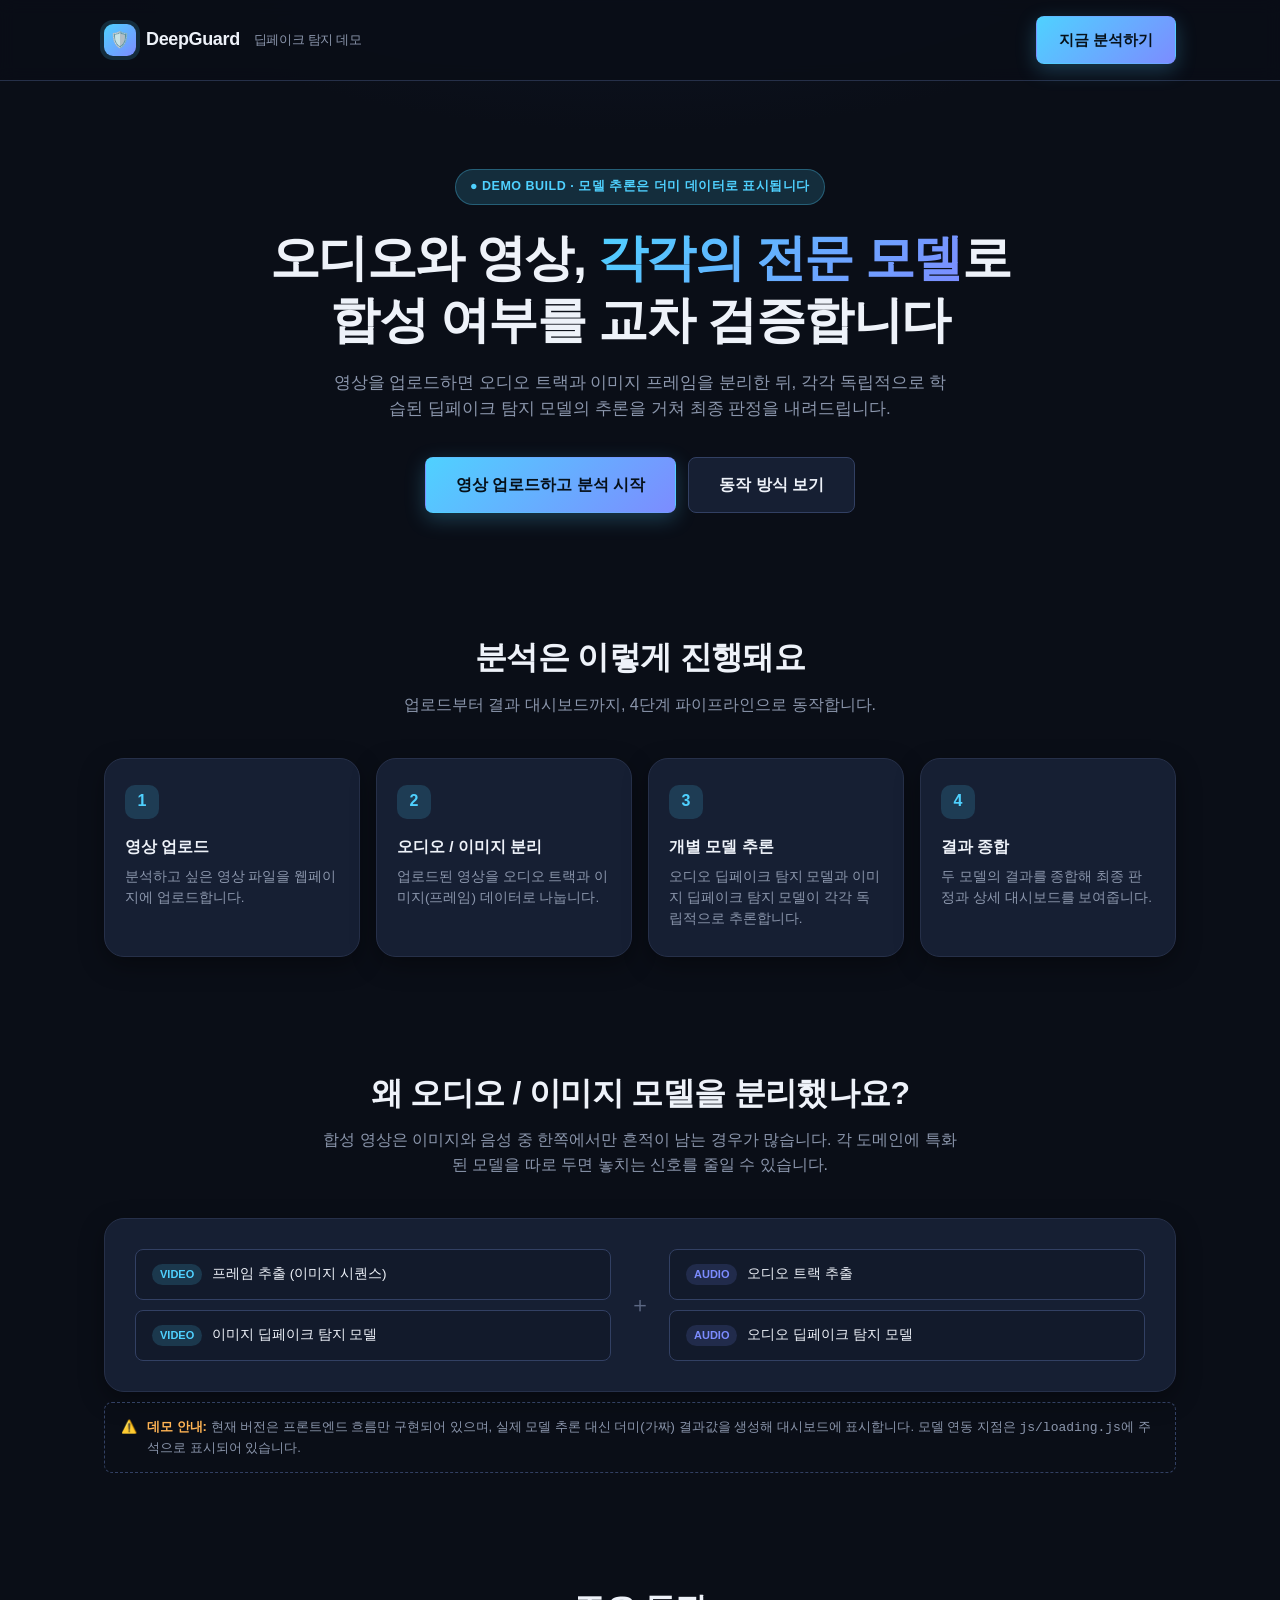
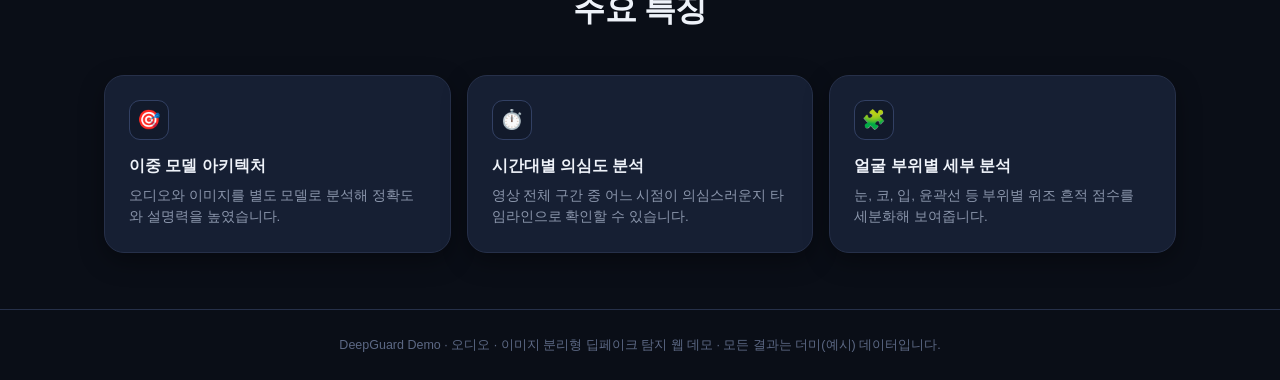
<file: index.html>
<!DOCTYPE html>
<html lang="ko">
<head>
<meta charset="UTF-8" />
<meta name="viewport" content="width=device-width, initial-scale=1.0" />
<title>DeepGuard | 딥페이크 탐지 시스템</title>
<link rel="stylesheet" href="css/style.css" />
</head>
<body>

<nav class="navbar">
  <div class="navbar-inner">
    <div class="brand">
      <div class="brand-mark">🛡️</div>
      DeepGuard
      <span class="brand-sub">딥페이크 탐지 데모</span>
    </div>
    <a href="upload.html" class="btn btn-primary">지금 분석하기</a>
  </div>
</nav>

<header class="hero">
  <div class="container">
    <span class="eyebrow">● DEMO BUILD · 모델 추론은 더미 데이터로 표시됩니다</span>
    <h1>오디오와 영상, <span>각각의 전문 모델</span>로<br />합성 여부를 교차 검증합니다</h1>
    <p>
      영상을 업로드하면 오디오 트랙과 이미지 프레임을 분리한 뒤, 각각
      독립적으로 학습된 딥페이크 탐지 모델의 추론을 거쳐 최종 판정을
      내려드립니다.
    </p>
    <div class="hero-actions">
      <a href="upload.html" class="btn btn-primary btn-lg">영상 업로드하고 분석 시작</a>
      <a href="#how" class="btn btn-secondary btn-lg">동작 방식 보기</a>
    </div>
  </div>
</header>

<section class="section" id="how">
  <div class="container">
    <div class="section-head">
      <h2>분석은 이렇게 진행돼요</h2>
      <p>업로드부터 결과 대시보드까지, 4단계 파이프라인으로 동작합니다.</p>
    </div>
    <div class="flow-grid">
      <div class="card flow-card">
        <div class="flow-num">1</div>
        <h3>영상 업로드</h3>
        <p>분석하고 싶은 영상 파일을 웹페이지에 업로드합니다.</p>
      </div>
      <div class="card flow-card">
        <div class="flow-num">2</div>
        <h3>오디오 / 이미지 분리</h3>
        <p>업로드된 영상을 오디오 트랙과 이미지(프레임) 데이터로 나눕니다.</p>
      </div>
      <div class="card flow-card">
        <div class="flow-num">3</div>
        <h3>개별 모델 추론</h3>
        <p>오디오 딥페이크 탐지 모델과 이미지 딥페이크 탐지 모델이 각각 독립적으로 추론합니다.</p>
      </div>
      <div class="card flow-card">
        <div class="flow-num">4</div>
        <h3>결과 종합</h3>
        <p>두 모델의 결과를 종합해 최종 판정과 상세 대시보드를 보여줍니다.</p>
      </div>
    </div>
  </div>
</section>

<section class="section">
  <div class="container">
    <div class="section-head">
      <h2>왜 오디오 / 이미지 모델을 분리했나요?</h2>
      <p>합성 영상은 이미지와 음성 중 한쪽에서만 흔적이 남는 경우가 많습니다. 각 도메인에 특화된 모델을 따로 두면 놓치는 신호를 줄일 수 있습니다.</p>
    </div>
    <div class="card arch-diagram">
      <div class="arch-col">
        <div class="arch-box"><span class="tag tag-video">VIDEO</span> 프레임 추출 (이미지 시퀀스)</div>
        <div class="arch-box"><span class="tag tag-video">VIDEO</span> 이미지 딥페이크 탐지 모델</div>
      </div>
      <div class="arch-arrow">＋</div>
      <div class="arch-col">
        <div class="arch-box"><span class="tag tag-audio">AUDIO</span> 오디오 트랙 추출</div>
        <div class="arch-box"><span class="tag tag-audio">AUDIO</span> 오디오 딥페이크 탐지 모델</div>
      </div>
    </div>
    <div class="notice-bar">
      <span>⚠️</span>
      <span><b>데모 안내:</b> 현재 버전은 프론트엔드 흐름만 구현되어 있으며, 실제 모델 추론 대신 더미(가짜) 결과값을 생성해 대시보드에 표시합니다. 모델 연동 지점은 <code>js/loading.js</code>에 주석으로 표시되어 있습니다.</span>
    </div>
  </div>
</section>

<section class="section">
  <div class="container">
    <div class="section-head">
      <h2>주요 특징</h2>
    </div>
    <div class="features-grid">
      <div class="card feature-card">
        <div class="feature-icon">🎯</div>
        <h3>이중 모델 아키텍처</h3>
        <p>오디오와 이미지를 별도 모델로 분석해 정확도와 설명력을 높였습니다.</p>
      </div>
      <div class="card feature-card">
        <div class="feature-icon">⏱️</div>
        <h3>시간대별 의심도 분석</h3>
        <p>영상 전체 구간 중 어느 시점이 의심스러운지 타임라인으로 확인할 수 있습니다.</p>
      </div>
      <div class="card feature-card">
        <div class="feature-icon">🧩</div>
        <h3>얼굴 부위별 세부 분석</h3>
        <p>눈, 코, 입, 윤곽선 등 부위별 위조 흔적 점수를 세분화해 보여줍니다.</p>
      </div>
    </div>
  </div>
</section>

<footer>
  <div class="container">
    DeepGuard Demo &middot; 오디오 · 이미지 분리형 딥페이크 탐지 웹 데모 &middot; 모든 결과는 더미(예시) 데이터입니다.
  </div>
</footer>

</body>
</html>
</file>
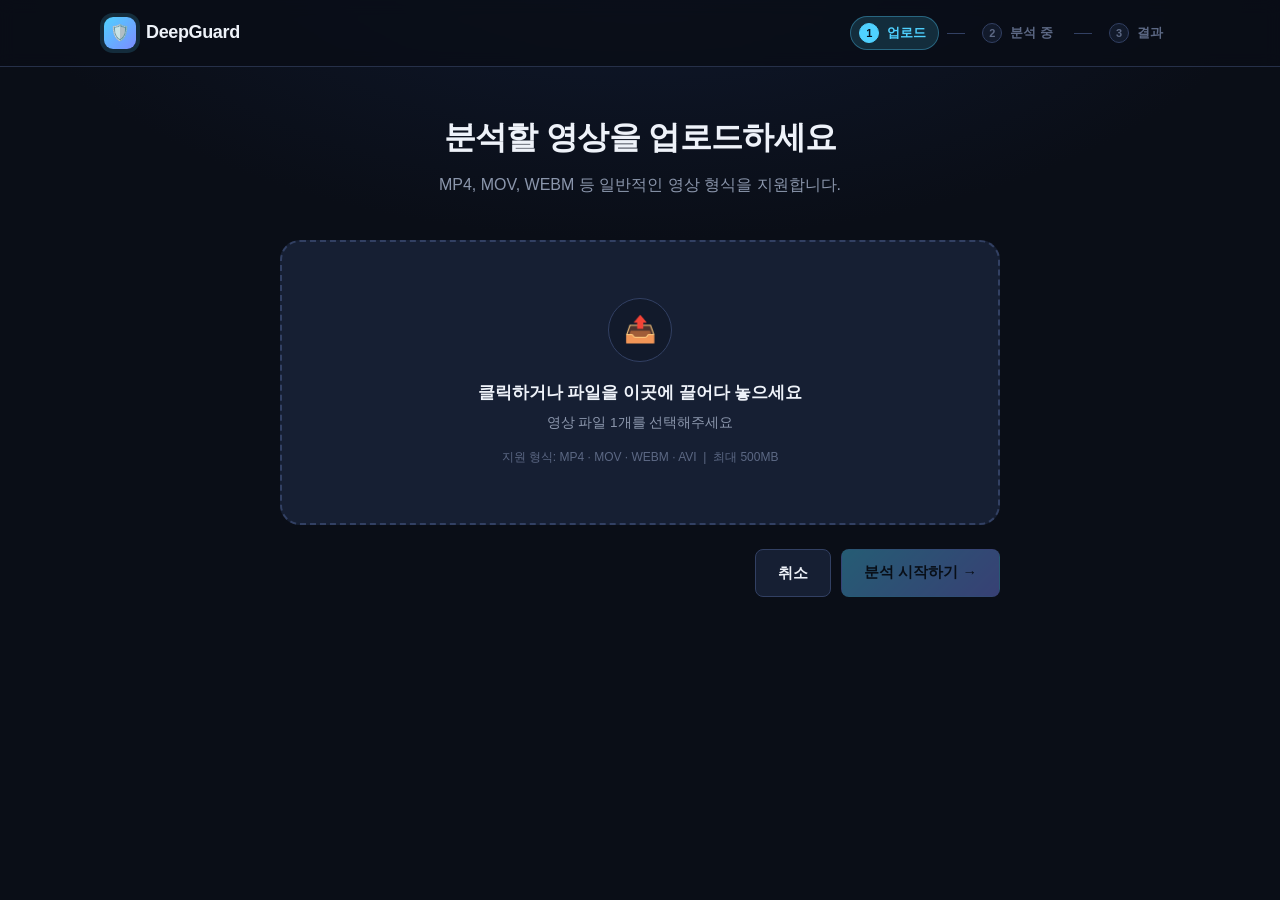
<file: dashboard.html>
<!DOCTYPE html>
<html lang="ko">
<head>
<meta charset="UTF-8" />
<meta name="viewport" content="width=device-width, initial-scale=1.0" />
<title>분석 결과 | DeepGuard</title>
<link rel="stylesheet" href="css/style.css" />
</head>
<body>

<nav class="navbar">
  <div class="navbar-inner">
    <a href="index.html" class="brand">
      <div class="brand-mark">🛡️</div>
      DeepGuard
    </a>
    <div class="nav-steps">
      <div class="nav-step done"><span class="dot">✓</span><span class="label">업로드</span></div>
      <div class="nav-step-connector"></div>
      <div class="nav-step done"><span class="dot">✓</span><span class="label">분석 중</span></div>
      <div class="nav-step-connector"></div>
      <div class="nav-step active"><span class="dot">3</span><span class="label">결과</span></div>
    </div>
  </div>
</nav>

<div class="container">
  <div class="dash-summary">
    <div>
      <h1>분석 결과 대시보드</h1>
      <div class="fname">파일: <b id="sumFileName">-</b> &nbsp;·&nbsp; 길이 <b id="sumDuration">-</b> &nbsp;·&nbsp; 분석 시각 <b id="sumTime">-</b></div>
    </div>
    <span class="badge badge-warning">⚠ 더미 데이터 (데모)</span>
  </div>

  <div class="dashboard-grid">

    <!-- 종합 판정 -->
    <div class="card verdict-card g-12" id="verdictCard">
      <div class="verdict-icon" id="verdictIcon">?</div>
      <div class="verdict-body">
        <div class="verdict-title" id="verdictTitle">분석 중...</div>
        <div class="verdict-desc" id="verdictDesc">비디오와 오디오 모델의 결과를 종합한 최종 판정입니다.</div>
      </div>
      <div class="verdict-score">
        <div class="num" id="verdictScore">-</div>
        <div class="lbl">종합 위조 점수</div>
      </div>
    </div>

    <!-- 비디오 위조 확률 -->
    <div class="card metric-card g-4">
      <div class="metric-label"><span class="ic">🎞️</span> 비디오 위조 확률</div>
      <canvas id="videoGauge" width="180" height="180"></canvas>
      <div class="gauge-num" id="videoGaugeNum">-</div>
      <div class="gauge-sub">이미지 프레임 기반 탐지 모델</div>
    </div>

    <!-- 오디오 위조 확률 -->
    <div class="card metric-card g-4">
      <div class="metric-label"><span class="ic">🎙️</span> 오디오 위조 확률</div>
      <canvas id="audioGauge" width="180" height="180"></canvas>
      <div class="gauge-num" id="audioGaugeNum">-</div>
      <div class="gauge-sub">음성 파형 기반 탐지 모델</div>
    </div>

    <!-- 종합 점수 요약 -->
    <div class="card metric-card g-4">
      <div class="metric-label"><span class="ic">📊</span> 종합 점수 요약</div>
      <canvas id="overallGauge" width="180" height="180"></canvas>
      <div class="gauge-num" id="overallGaugeNum">-</div>
      <div class="gauge-sub" id="overallGaugeSub">비디오 55% + 오디오 45% 가중 평균</div>
    </div>

    <!-- 시간대별 딥페이크 의심도 -->
    <div class="card g-12 timeline-card">
      <div class="card-title-row">
        <h3>⏱ 시간대별 딥페이크 의심도</h3>
        <span class="hint">영상 재생 구간별 의심도 변화</span>
      </div>
      <canvas id="timelineChart"></canvas>
      <div class="timeline-legend">
        <span><span class="legend-dot" style="background:#4fd1ff"></span>의심도(%)</span>
        <span><span class="legend-dot" style="background:#ff5470"></span>위험 구간 (70% 이상)</span>
        <span><span class="legend-dot" style="background:#ffb454"></span>주의 구간 (40~70%)</span>
      </div>
    </div>

    <!-- 얼굴 부위별 분석 -->
    <div class="card g-12">
      <div class="card-title-row">
        <h3>🧑 얼굴 부위별 분석 결과</h3>
        <span class="hint">부위별 합성 흔적 의심도</span>
      </div>
      <div class="face-analysis-body">
        <div class="face-svg-wrap">
          <svg id="faceSvg" width="180" height="220" viewBox="0 0 180 220">
            <!-- 얼굴 윤곽 -->
            <ellipse id="regSkin" cx="90" cy="115" rx="62" ry="80" fill="#2dd4a7" fill-opacity="0.18" stroke="#324063" stroke-width="1.5" />
            <!-- 턱선 -->
            <path id="regJaw" d="M 34 120 Q 34 185 90 205 Q 146 185 146 120" fill="none" stroke="#324063" stroke-width="3" />
            <!-- 눈썹 -->
            <path id="regBrows" d="M 52 88 Q 64 80 76 88 M 104 88 Q 116 80 128 88" fill="none" stroke="#324063" stroke-width="4" stroke-linecap="round" />
            <!-- 눈 -->
            <g id="regEyes">
              <ellipse cx="64" cy="103" rx="11" ry="6" fill="#324063" />
              <ellipse cx="116" cy="103" rx="11" ry="6" fill="#324063" />
            </g>
            <!-- 코 -->
            <path id="regNose" d="M 90 100 L 84 132 Q 90 138 96 132 Z" fill="none" stroke="#324063" stroke-width="3" stroke-linejoin="round" />
            <!-- 입 -->
            <path id="regMouth" d="M 66 155 Q 90 168 114 155" fill="none" stroke="#324063" stroke-width="4" stroke-linecap="round" />
          </svg>
        </div>
        <div class="face-region-list" id="faceRegionList">
          <!-- JS가 채웁니다 -->
        </div>
      </div>
    </div>

    <div class="dash-actions">
      <button id="restartBtn" class="btn btn-secondary">새 영상 분석하기</button>
      <a href="index.html" class="btn btn-secondary">처음으로</a>
    </div>

  </div>
</div>

<script src="js/common.js"></script>
<script src="js/dashboard.js"></script>
</body>
</html>
</file>
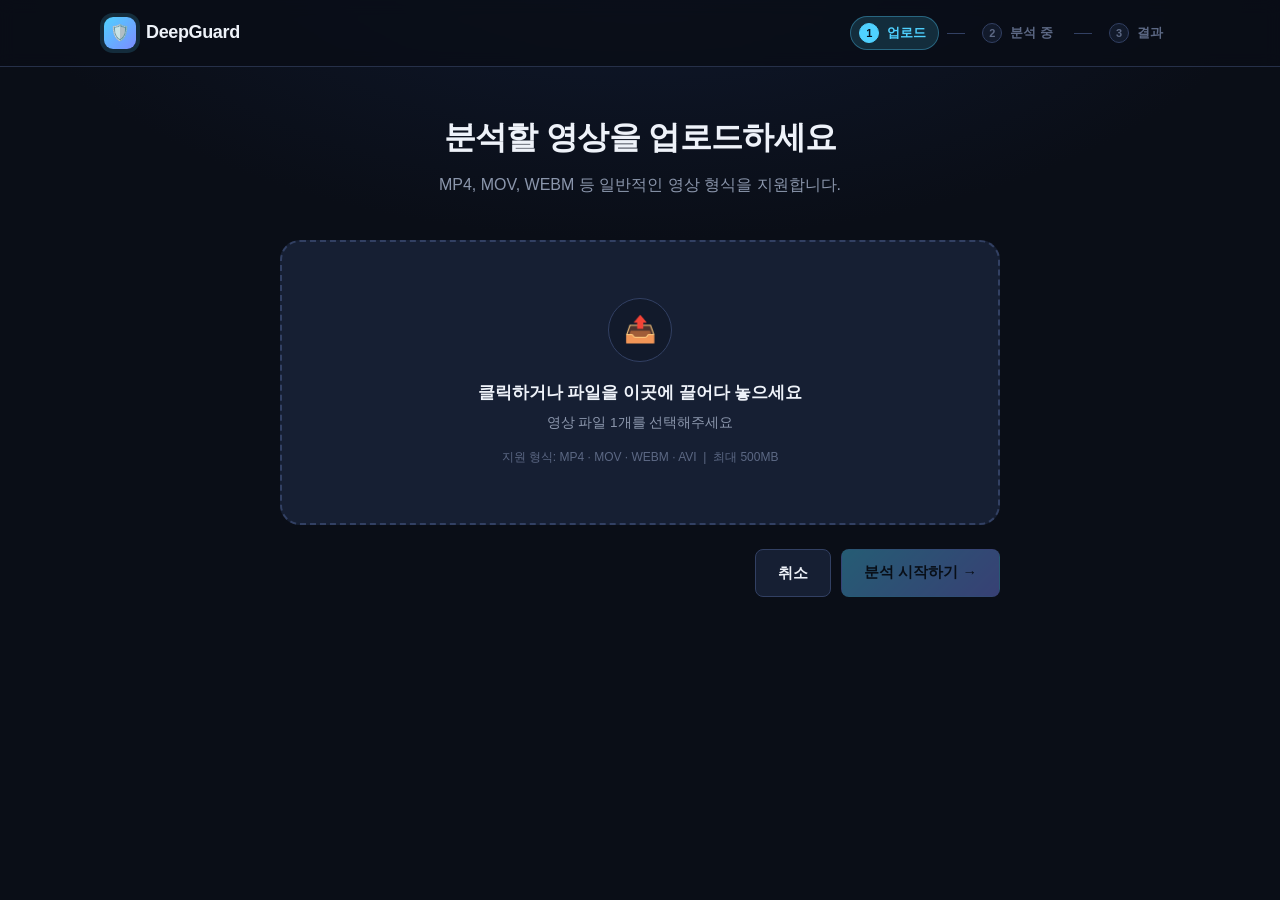
<file: loading.html>
<!DOCTYPE html>
<html lang="ko">
<head>
<meta charset="UTF-8" />
<meta name="viewport" content="width=device-width, initial-scale=1.0" />
<title>분석 중... | DeepGuard</title>
<link rel="stylesheet" href="css/style.css" />
</head>
<body>

<nav class="navbar">
  <div class="navbar-inner">
    <a href="index.html" class="brand">
      <div class="brand-mark">🛡️</div>
      DeepGuard
    </a>
    <div class="nav-steps">
      <div class="nav-step done"><span class="dot">✓</span><span class="label">업로드</span></div>
      <div class="nav-step-connector"></div>
      <div class="nav-step active"><span class="dot">2</span><span class="label">분석 중</span></div>
      <div class="nav-step-connector"></div>
      <div class="nav-step"><span class="dot">3</span><span class="label">결과</span></div>
    </div>
  </div>
</nav>

<div class="loading-wrap">
  <div class="card loading-card">

    <div class="spinner-ring">
      <svg viewBox="0 0 120 120">
        <defs>
          <linearGradient id="loadingGradient" x1="0%" y1="0%" x2="100%" y2="100%">
            <stop offset="0%" stop-color="#4fd1ff" />
            <stop offset="100%" stop-color="#7c8cff" />
          </linearGradient>
        </defs>
        <circle class="spinner-track" cx="60" cy="60" r="52"></circle>
        <circle id="progressCircle" class="spinner-progress" cx="60" cy="60" r="52"></circle>
      </svg>
      <div id="pctText" class="spinner-pct">0%</div>
    </div>

    <h2>영상을 분석하고 있습니다</h2>
    <div id="stepLabel" class="loading-step-label">준비 중...</div>

    <div class="step-checklist" id="stepChecklist">
      <div class="step-item" data-step="0"><span class="mark">1</span><span>영상 업로드 확인</span></div>
      <div class="step-item" data-step="1"><span class="mark">2</span><span>오디오 트랙 분리</span></div>
      <div class="step-item" data-step="2"><span class="mark">3</span><span>이미지 프레임 추출</span></div>
      <div class="step-item" data-step="3"><span class="mark">4</span><span>오디오 딥페이크 탐지 모델 추론</span></div>
      <div class="step-item" data-step="4"><span class="mark">5</span><span>이미지 딥페이크 탐지 모델 추론</span></div>
      <div class="step-item" data-step="5"><span class="mark">6</span><span>얼굴 부위별 세부 분석</span></div>
      <div class="step-item" data-step="6"><span class="mark">7</span><span>결과 종합 중</span></div>
    </div>

    <div id="loadingFile" class="loading-file">-</div>
  </div>
</div>

<script src="js/common.js"></script>
<script src="js/loading.js"></script>
</body>
</html>
</file>
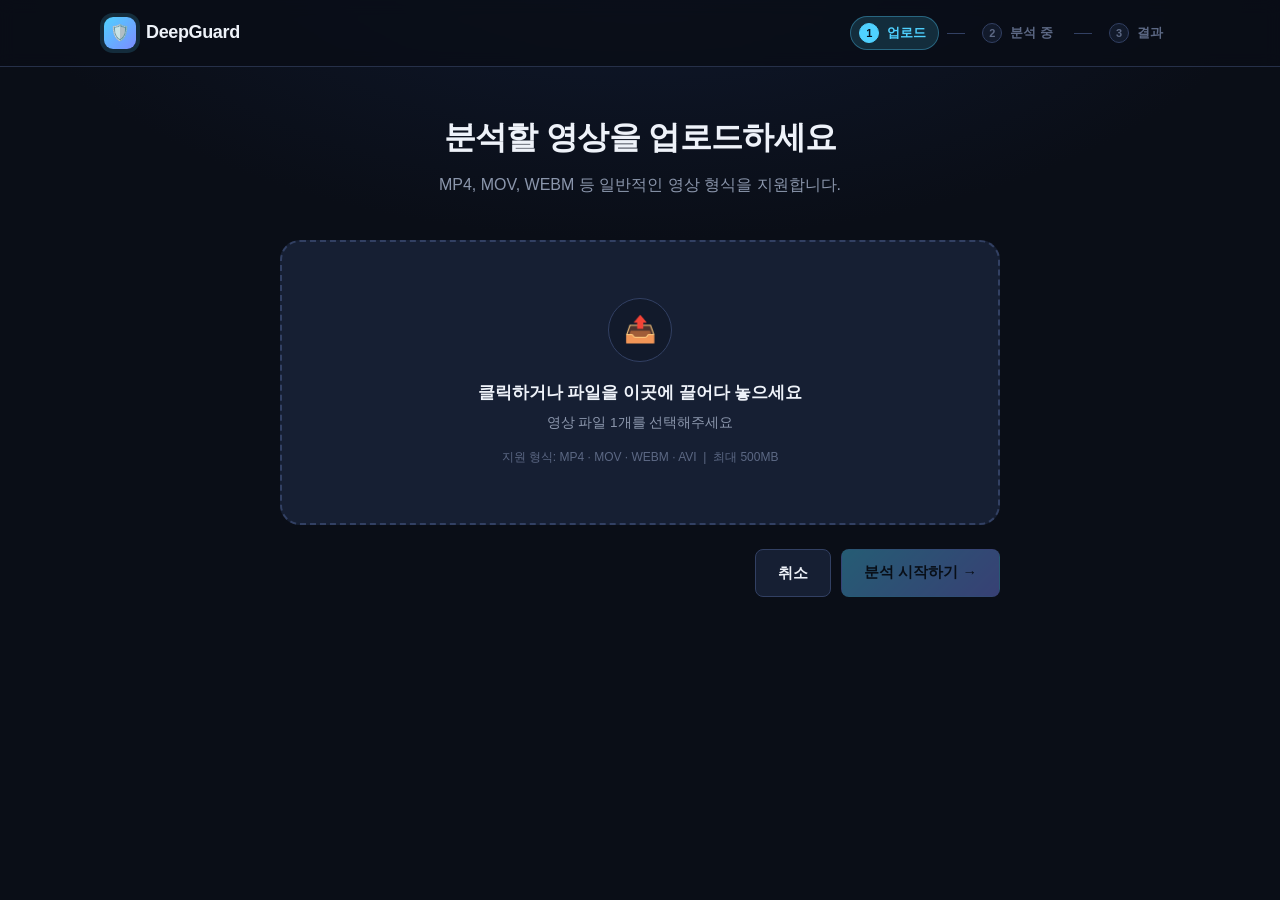
<file: upload.html>
<!DOCTYPE html>
<html lang="ko">
<head>
<meta charset="UTF-8" />
<meta name="viewport" content="width=device-width, initial-scale=1.0" />
<title>영상 업로드 | DeepGuard</title>
<link rel="stylesheet" href="css/style.css" />
</head>
<body>

<nav class="navbar">
  <div class="navbar-inner">
    <a href="index.html" class="brand">
      <div class="brand-mark">🛡️</div>
      DeepGuard
    </a>
    <div class="nav-steps">
      <div class="nav-step active"><span class="dot">1</span><span class="label">업로드</span></div>
      <div class="nav-step-connector"></div>
      <div class="nav-step"><span class="dot">2</span><span class="label">분석 중</span></div>
      <div class="nav-step-connector"></div>
      <div class="nav-step"><span class="dot">3</span><span class="label">결과</span></div>
    </div>
  </div>
</nav>

<div class="page-head">
  <div class="container">
    <h1>분석할 영상을 업로드하세요</h1>
    <p>MP4, MOV, WEBM 등 일반적인 영상 형식을 지원합니다.</p>
  </div>
</div>

<div class="upload-wrap">
  <div id="dropZone" class="upload-zone">
    <div class="upload-icon">📤</div>
    <h3>클릭하거나 파일을 이곳에 끌어다 놓으세요</h3>
    <p>영상 파일 1개를 선택해주세요</p>
    <div class="formats">지원 형식: MP4 · MOV · WEBM · AVI &nbsp;|&nbsp; 최대 500MB</div>
    <input id="fileInput" type="file" accept="video/*" hidden />
  </div>

  <div id="errorMsg" class="error-msg"></div>

  <div id="filePreview" class="card file-preview">
    <div id="fileThumb" class="file-thumb">🎬</div>
    <div class="file-meta">
      <div id="fileName" class="fname">-</div>
      <div id="fileSub" class="fsub">-</div>
    </div>
    <button id="fileRemoveBtn" class="file-remove" title="제거">✕</button>
  </div>

  <div class="upload-actions">
    <a href="index.html" class="btn btn-secondary">취소</a>
    <button id="analyzeBtn" class="btn btn-primary" disabled>분석 시작하기 →</button>
  </div>
</div>

<!-- 영상 메타데이터(길이) 추출 및 썸네일 캡처용 (화면에 보이지 않음) -->
<video id="hiddenVideo" style="display:none" muted playsinline></video>
<canvas id="hiddenCanvas" style="display:none"></canvas>

<script src="js/common.js"></script>
<script src="js/upload.js"></script>
</body>
</html>
</file>
<file: css/style.css>
/* =========================================================
   DeepGuard - 딥페이크 탐지 웹 데모
   공통 스타일시트
   ========================================================= */

:root {
  --bg: #0a0e17;
  --bg-soft: #0d1320;
  --bg-secondary: #121a2b;
  --bg-card: #161f33;
  --bg-card-hover: #1b2540;
  --border: #263049;
  --border-light: #324063;
  --text-primary: #eef2f9;
  --text-secondary: #8b96ac;
  --text-muted: #5c6884;

  --accent: #4fd1ff;
  --accent-2: #7c8cff;
  --accent-glow: rgba(79, 209, 255, 0.16);

  --danger: #ff5470;
  --danger-glow: rgba(255, 84, 112, 0.16);
  --warning: #ffb454;
  --warning-glow: rgba(255, 180, 84, 0.16);
  --success: #2dd4a7;
  --success-glow: rgba(45, 212, 167, 0.16);

  --radius-sm: 8px;
  --radius-md: 14px;
  --radius-lg: 20px;

  --shadow-card: 0 8px 24px rgba(0, 0, 0, 0.35);
  --font: "Pretendard", "Apple SD Gothic Neo", "Malgun Gothic", -apple-system,
    BlinkMacSystemFont, "Segoe UI", Roboto, sans-serif;
}

* {
  box-sizing: border-box;
}

html,
body {
  margin: 0;
  padding: 0;
}

body {
  background: radial-gradient(1200px 600px at 50% -10%, #101a30 0%, var(--bg) 55%);
  color: var(--text-primary);
  font-family: var(--font);
  line-height: 1.55;
  min-height: 100vh;
  -webkit-font-smoothing: antialiased;
}

a {
  color: inherit;
  text-decoration: none;
}

img {
  max-width: 100%;
}

.container {
  width: 100%;
  max-width: 1120px;
  margin: 0 auto;
  padding: 0 24px;
}

/* ---------- Navbar ---------- */

.navbar {
  border-bottom: 1px solid var(--border);
  background: rgba(10, 14, 23, 0.85);
  backdrop-filter: blur(8px);
  position: sticky;
  top: 0;
  z-index: 50;
}

.navbar-inner {
  max-width: 1120px;
  margin: 0 auto;
  padding: 16px 24px;
  display: flex;
  align-items: center;
  justify-content: space-between;
  gap: 16px;
  flex-wrap: wrap;
}

.brand {
  display: flex;
  align-items: center;
  gap: 10px;
  font-weight: 700;
  font-size: 18px;
  letter-spacing: -0.02em;
}

.brand-mark {
  width: 32px;
  height: 32px;
  border-radius: 9px;
  background: linear-gradient(135deg, var(--accent), var(--accent-2));
  display: flex;
  align-items: center;
  justify-content: center;
  font-size: 16px;
  box-shadow: 0 0 0 4px var(--accent-glow);
}

.brand-sub {
  color: var(--text-secondary);
  font-weight: 400;
  font-size: 13px;
  margin-left: 4px;
}

/* Step indicator */
.nav-steps {
  display: flex;
  align-items: center;
  gap: 8px;
}

.nav-step {
  display: flex;
  align-items: center;
  gap: 8px;
  padding: 6px 12px 6px 8px;
  border-radius: 999px;
  color: var(--text-muted);
  font-size: 13px;
  font-weight: 600;
  border: 1px solid transparent;
}

.nav-step .dot {
  width: 20px;
  height: 20px;
  border-radius: 50%;
  background: var(--bg-secondary);
  border: 1px solid var(--border-light);
  display: flex;
  align-items: center;
  justify-content: center;
  font-size: 11px;
  color: var(--text-muted);
}

.nav-step.active {
  color: var(--accent);
  border-color: rgba(79, 209, 255, 0.35);
  background: var(--accent-glow);
}

.nav-step.active .dot {
  background: var(--accent);
  border-color: var(--accent);
  color: #06101c;
}

.nav-step.done .dot {
  background: var(--success);
  border-color: var(--success);
  color: #06101c;
}

.nav-step-connector {
  width: 18px;
  height: 1px;
  background: var(--border-light);
}

/* ---------- Buttons ---------- */

.btn {
  display: inline-flex;
  align-items: center;
  justify-content: center;
  gap: 8px;
  padding: 12px 22px;
  border-radius: var(--radius-sm);
  font-size: 14.5px;
  font-weight: 600;
  cursor: pointer;
  border: 1px solid transparent;
  transition: transform 0.15s ease, box-shadow 0.15s ease, background 0.15s ease,
    opacity 0.15s ease;
  white-space: nowrap;
}

.btn:active {
  transform: translateY(1px);
}

.btn-primary {
  background: linear-gradient(135deg, var(--accent), var(--accent-2));
  color: #061019;
  box-shadow: 0 6px 20px rgba(79, 209, 255, 0.25);
}

.btn-primary:hover {
  box-shadow: 0 8px 26px rgba(79, 209, 255, 0.38);
}

.btn-primary:disabled {
  opacity: 0.4;
  cursor: not-allowed;
  box-shadow: none;
}

.btn-secondary {
  background: var(--bg-card);
  color: var(--text-primary);
  border-color: var(--border-light);
}

.btn-secondary:hover {
  background: var(--bg-card-hover);
  border-color: var(--accent);
}

.btn-lg {
  padding: 15px 30px;
  font-size: 16px;
}

.btn-block {
  width: 100%;
}

/* ---------- Card ---------- */

.card {
  background: var(--bg-card);
  border: 1px solid var(--border);
  border-radius: var(--radius-lg);
  box-shadow: var(--shadow-card);
}

/* ---------- Hero (index.html) ---------- */

.hero {
  padding: 88px 0 64px;
  text-align: center;
}

.eyebrow {
  display: inline-flex;
  align-items: center;
  gap: 8px;
  font-size: 12.5px;
  font-weight: 700;
  letter-spacing: 0.04em;
  color: var(--accent);
  background: var(--accent-glow);
  border: 1px solid rgba(79, 209, 255, 0.3);
  padding: 7px 14px;
  border-radius: 999px;
  margin-bottom: 22px;
}

.hero h1 {
  font-size: clamp(32px, 5vw, 50px);
  line-height: 1.25;
  letter-spacing: -0.03em;
  margin: 0 0 18px;
}

.hero h1 span {
  background: linear-gradient(135deg, var(--accent), var(--accent-2));
  -webkit-background-clip: text;
  background-clip: text;
  color: transparent;
}

.hero p {
  color: var(--text-secondary);
  font-size: 17px;
  max-width: 620px;
  margin: 0 auto 34px;
}

.hero-actions {
  display: flex;
  justify-content: center;
  gap: 12px;
  flex-wrap: wrap;
}

.section {
  padding: 56px 0;
}

.section-head {
  text-align: center;
  max-width: 640px;
  margin: 0 auto 40px;
}

.section-head h2 {
  font-size: clamp(24px, 3.4vw, 32px);
  letter-spacing: -0.02em;
  margin: 0 0 10px;
}

.section-head p {
  color: var(--text-secondary);
  margin: 0;
}

/* Flow steps */
.flow-grid {
  display: grid;
  grid-template-columns: repeat(4, 1fr);
  gap: 16px;
}

.flow-card {
  padding: 26px 20px;
  position: relative;
}

.flow-num {
  width: 34px;
  height: 34px;
  border-radius: 10px;
  background: var(--accent-glow);
  color: var(--accent);
  display: flex;
  align-items: center;
  justify-content: center;
  font-weight: 700;
  margin-bottom: 16px;
}

.flow-card h3 {
  font-size: 15.5px;
  margin: 0 0 8px;
}

.flow-card p {
  font-size: 13.5px;
  color: var(--text-secondary);
  margin: 0;
}

/* Feature grid */
.features-grid {
  display: grid;
  grid-template-columns: repeat(3, 1fr);
  gap: 16px;
}

.feature-card {
  padding: 24px;
}

.feature-icon {
  width: 40px;
  height: 40px;
  border-radius: 11px;
  display: flex;
  align-items: center;
  justify-content: center;
  font-size: 19px;
  margin-bottom: 14px;
  background: var(--bg-secondary);
  border: 1px solid var(--border-light);
}

.feature-card h3 {
  font-size: 15.5px;
  margin: 0 0 8px;
}

.feature-card p {
  font-size: 13.5px;
  color: var(--text-secondary);
  margin: 0;
}

.arch-diagram {
  padding: 30px;
  display: grid;
  grid-template-columns: 1fr auto 1fr;
  gap: 18px;
  align-items: center;
}

.arch-col {
  display: flex;
  flex-direction: column;
  gap: 10px;
}

.arch-box {
  background: var(--bg-secondary);
  border: 1px solid var(--border-light);
  border-radius: var(--radius-sm);
  padding: 14px 16px;
  font-size: 13.5px;
  display: flex;
  align-items: center;
  gap: 10px;
}

.arch-box .tag {
  font-size: 11px;
  font-weight: 700;
  padding: 2px 8px;
  border-radius: 999px;
}

.tag-audio {
  color: var(--accent-2);
  background: rgba(124, 140, 255, 0.15);
}

.tag-video {
  color: var(--accent);
  background: var(--accent-glow);
}

.arch-arrow {
  text-align: center;
  color: var(--text-muted);
  font-size: 22px;
}

.notice-bar {
  margin-top: 10px;
  border: 1px dashed var(--border-light);
  border-radius: var(--radius-sm);
  padding: 14px 16px;
  font-size: 13px;
  color: var(--text-secondary);
  display: flex;
  gap: 10px;
  align-items: flex-start;
}

.notice-bar b {
  color: var(--warning);
}

footer {
  border-top: 1px solid var(--border);
  padding: 26px 0;
  text-align: center;
  color: var(--text-muted);
  font-size: 12.5px;
}

/* ---------- Upload page ---------- */

.page-head {
  padding: 46px 0 8px;
  text-align: center;
}

.page-head h1 {
  font-size: clamp(24px, 3.6vw, 32px);
  margin: 0 0 10px;
  letter-spacing: -0.02em;
}

.page-head p {
  color: var(--text-secondary);
  margin: 0;
}

.upload-wrap {
  padding: 34px 0 70px;
  max-width: 720px;
  margin: 0 auto;
}

.upload-zone {
  border: 2px dashed var(--border-light);
  border-radius: var(--radius-lg);
  padding: 56px 24px;
  text-align: center;
  cursor: pointer;
  transition: border-color 0.15s ease, background 0.15s ease;
  background: var(--bg-card);
}

.upload-zone:hover,
.upload-zone.dragover {
  border-color: var(--accent);
  background: var(--accent-glow);
}

.upload-icon {
  width: 64px;
  height: 64px;
  border-radius: 50%;
  background: var(--bg-secondary);
  border: 1px solid var(--border-light);
  display: flex;
  align-items: center;
  justify-content: center;
  font-size: 26px;
  margin: 0 auto 18px;
}

.upload-zone h3 {
  margin: 0 0 8px;
  font-size: 16.5px;
}

.upload-zone p {
  color: var(--text-secondary);
  font-size: 13.5px;
  margin: 0;
}

.upload-zone .formats {
  margin-top: 14px;
  color: var(--text-muted);
  font-size: 12px;
}

.file-preview {
  margin-top: 20px;
  display: none;
  padding: 18px;
  gap: 16px;
  align-items: center;
}

.file-preview.show {
  display: flex;
}

.file-thumb {
  width: 96px;
  height: 64px;
  border-radius: var(--radius-sm);
  background: #000 center/cover no-repeat;
  border: 1px solid var(--border-light);
  flex-shrink: 0;
  display: flex;
  align-items: center;
  justify-content: center;
  color: var(--text-muted);
  font-size: 22px;
}

.file-meta {
  flex: 1;
  min-width: 0;
}

.file-meta .fname {
  font-weight: 600;
  font-size: 14.5px;
  white-space: nowrap;
  overflow: hidden;
  text-overflow: ellipsis;
}

.file-meta .fsub {
  color: var(--text-secondary);
  font-size: 12.5px;
  margin-top: 4px;
}

.file-remove {
  background: transparent;
  border: 1px solid var(--border-light);
  color: var(--text-secondary);
  width: 32px;
  height: 32px;
  border-radius: 8px;
  cursor: pointer;
  flex-shrink: 0;
}

.file-remove:hover {
  border-color: var(--danger);
  color: var(--danger);
}

.error-msg {
  display: none;
  margin-top: 14px;
  color: var(--danger);
  background: var(--danger-glow);
  border: 1px solid rgba(255, 84, 112, 0.35);
  padding: 11px 14px;
  border-radius: var(--radius-sm);
  font-size: 13px;
}

.error-msg.show {
  display: block;
}

.upload-actions {
  margin-top: 24px;
  display: flex;
  justify-content: flex-end;
  gap: 10px;
}

/* ---------- Loading page ---------- */

.loading-wrap {
  min-height: calc(100vh - 73px);
  display: flex;
  align-items: center;
  justify-content: center;
  padding: 40px 24px;
}

.loading-card {
  width: 100%;
  max-width: 520px;
  padding: 44px 38px;
  text-align: center;
}

.spinner-ring {
  width: 108px;
  height: 108px;
  margin: 0 auto 26px;
  position: relative;
}

.spinner-ring svg {
  width: 100%;
  height: 100%;
  transform: rotate(-90deg);
}

.spinner-ring circle {
  fill: none;
  stroke-width: 7;
}

.spinner-track {
  stroke: var(--bg-secondary);
}

.spinner-progress {
  stroke: url(#loadingGradient);
  stroke-linecap: round;
  transition: stroke-dashoffset 0.35s ease;
}

.spinner-pct {
  position: absolute;
  inset: 0;
  display: flex;
  align-items: center;
  justify-content: center;
  font-size: 22px;
  font-weight: 700;
}

.loading-card h2 {
  font-size: 18px;
  margin: 0 0 6px;
}

.loading-step-label {
  color: var(--accent);
  font-size: 13.5px;
  font-weight: 600;
  min-height: 20px;
  margin-bottom: 22px;
}

.step-checklist {
  text-align: left;
  display: flex;
  flex-direction: column;
  gap: 10px;
}

.step-item {
  display: flex;
  align-items: center;
  gap: 12px;
  padding: 10px 14px;
  border-radius: var(--radius-sm);
  background: var(--bg-secondary);
  border: 1px solid var(--border);
  font-size: 13.5px;
  color: var(--text-muted);
  transition: all 0.2s ease;
}

.step-item .mark {
  width: 20px;
  height: 20px;
  border-radius: 50%;
  border: 1px solid var(--border-light);
  flex-shrink: 0;
  display: flex;
  align-items: center;
  justify-content: center;
  font-size: 11px;
}

.step-item.active {
  color: var(--text-primary);
  border-color: rgba(79, 209, 255, 0.35);
  background: var(--accent-glow);
}

.step-item.active .mark {
  border-color: var(--accent);
  color: var(--accent);
}

.step-item.done {
  color: var(--text-secondary);
}

.step-item.done .mark {
  background: var(--success);
  border-color: var(--success);
  color: #06101c;
}

.loading-file {
  margin-top: 22px;
  font-size: 12px;
  color: var(--text-muted);
}

/* ---------- Dashboard page ---------- */

.dash-summary {
  padding: 30px 0 6px;
  display: flex;
  align-items: center;
  justify-content: space-between;
  flex-wrap: wrap;
  gap: 14px;
}

.dash-summary h1 {
  font-size: 22px;
  margin: 0 0 4px;
  letter-spacing: -0.02em;
}

.dash-summary .fname {
  color: var(--text-secondary);
  font-size: 13.5px;
}

.dash-summary .fname b {
  color: var(--text-primary);
  font-weight: 600;
}

.dashboard-grid {
  padding: 24px 0 70px;
  display: grid;
  grid-template-columns: repeat(12, 1fr);
  gap: 18px;
}

.g-4 {
  grid-column: span 4;
}
.g-6 {
  grid-column: span 6;
}
.g-8 {
  grid-column: span 8;
}
.g-12 {
  grid-column: span 12;
}

.metric-card {
  padding: 24px;
  display: flex;
  flex-direction: column;
  align-items: center;
  text-align: center;
}

.metric-label {
  font-size: 13px;
  font-weight: 700;
  color: var(--text-secondary);
  text-transform: uppercase;
  letter-spacing: 0.04em;
  margin-bottom: 18px;
  display: flex;
  align-items: center;
  gap: 8px;
}

.metric-label .ic {
  width: 22px;
  height: 22px;
  border-radius: 6px;
  background: var(--bg-secondary);
  display: flex;
  align-items: center;
  justify-content: center;
  font-size: 12px;
}

.gauge-num {
  font-size: 15px;
  font-weight: 700;
  margin-top: 14px;
}

.gauge-sub {
  font-size: 12px;
  color: var(--text-muted);
  margin-top: 4px;
}

.badge {
  display: inline-flex;
  align-items: center;
  gap: 6px;
  padding: 4px 11px;
  border-radius: 999px;
  font-size: 11.5px;
  font-weight: 700;
}

.badge-danger {
  color: var(--danger);
  background: var(--danger-glow);
}

.badge-success {
  color: var(--success);
  background: var(--success-glow);
}

.badge-warning {
  color: var(--warning);
  background: var(--warning-glow);
}

/* Verdict card */
.verdict-card {
  padding: 26px 28px;
  display: flex;
  align-items: center;
  gap: 24px;
  flex-wrap: wrap;
}

.verdict-icon {
  width: 76px;
  height: 76px;
  border-radius: 20px;
  display: flex;
  align-items: center;
  justify-content: center;
  font-size: 34px;
  flex-shrink: 0;
}

.verdict-fake .verdict-icon {
  background: var(--danger-glow);
  color: var(--danger);
}

.verdict-real .verdict-icon {
  background: var(--success-glow);
  color: var(--success);
}

.verdict-body {
  flex: 1;
  min-width: 220px;
}

.verdict-title {
  font-size: 20px;
  font-weight: 700;
  margin-bottom: 6px;
}

.verdict-fake .verdict-title {
  color: var(--danger);
}

.verdict-real .verdict-title {
  color: var(--success);
}

.verdict-desc {
  color: var(--text-secondary);
  font-size: 13.5px;
}

.verdict-score {
  text-align: center;
  flex-shrink: 0;
}

.verdict-score .num {
  font-size: 32px;
  font-weight: 800;
  letter-spacing: -0.02em;
}

.verdict-score .lbl {
  font-size: 11.5px;
  color: var(--text-muted);
  text-transform: uppercase;
  letter-spacing: 0.05em;
  margin-top: 2px;
}

.card-title-row {
  display: flex;
  align-items: center;
  justify-content: space-between;
  padding: 20px 22px 0;
}

.card-title-row h3 {
  font-size: 14.5px;
  margin: 0;
  display: flex;
  align-items: center;
  gap: 8px;
}

.card-title-row .hint {
  font-size: 12px;
  color: var(--text-muted);
}

.timeline-card canvas {
  width: 100%;
  height: 220px;
  display: block;
}

.timeline-legend {
  display: flex;
  gap: 18px;
  padding: 0 22px 20px;
  font-size: 12px;
  color: var(--text-secondary);
  flex-wrap: wrap;
}

.timeline-legend span {
  display: inline-flex;
  align-items: center;
  gap: 6px;
}

.legend-dot {
  width: 9px;
  height: 9px;
  border-radius: 50%;
}

/* Face analysis */
.face-analysis-body {
  padding: 20px 22px 24px;
  display: grid;
  grid-template-columns: 220px 1fr;
  gap: 26px;
  align-items: center;
}

.face-svg-wrap {
  display: flex;
  align-items: center;
  justify-content: center;
}

.face-region-list {
  display: flex;
  flex-direction: column;
  gap: 12px;
}

.face-region-item {
  display: grid;
  grid-template-columns: 96px 1fr 46px;
  align-items: center;
  gap: 12px;
  font-size: 13px;
}

.region-bar-track {
  height: 8px;
  border-radius: 999px;
  background: var(--bg-secondary);
  overflow: hidden;
}

.region-bar-fill {
  height: 100%;
  border-radius: 999px;
  transition: width 0.6s ease;
}

.region-pct {
  text-align: right;
  font-weight: 700;
  font-size: 12.5px;
}

.dash-actions {
  grid-column: span 12;
  display: flex;
  justify-content: center;
  gap: 12px;
  margin-top: 6px;
}

/* ---------- Misc / responsive ---------- */

.text-center {
  text-align: center;
}

@media (max-width: 860px) {
  .flow-grid {
    grid-template-columns: repeat(2, 1fr);
  }
  .features-grid {
    grid-template-columns: 1fr 1fr;
  }
  .arch-diagram {
    grid-template-columns: 1fr;
  }
  .arch-arrow {
    transform: rotate(90deg);
  }
  .g-4,
  .g-6,
  .g-8 {
    grid-column: span 12;
  }
  .face-analysis-body {
    grid-template-columns: 1fr;
  }
  .nav-steps .nav-step span.label {
    display: none;
  }
}

@media (max-width: 560px) {
  .features-grid {
    grid-template-columns: 1fr;
  }
  .flow-grid {
    grid-template-columns: 1fr;
  }
  .verdict-card {
    flex-direction: column;
    text-align: center;
  }
}
</file>
